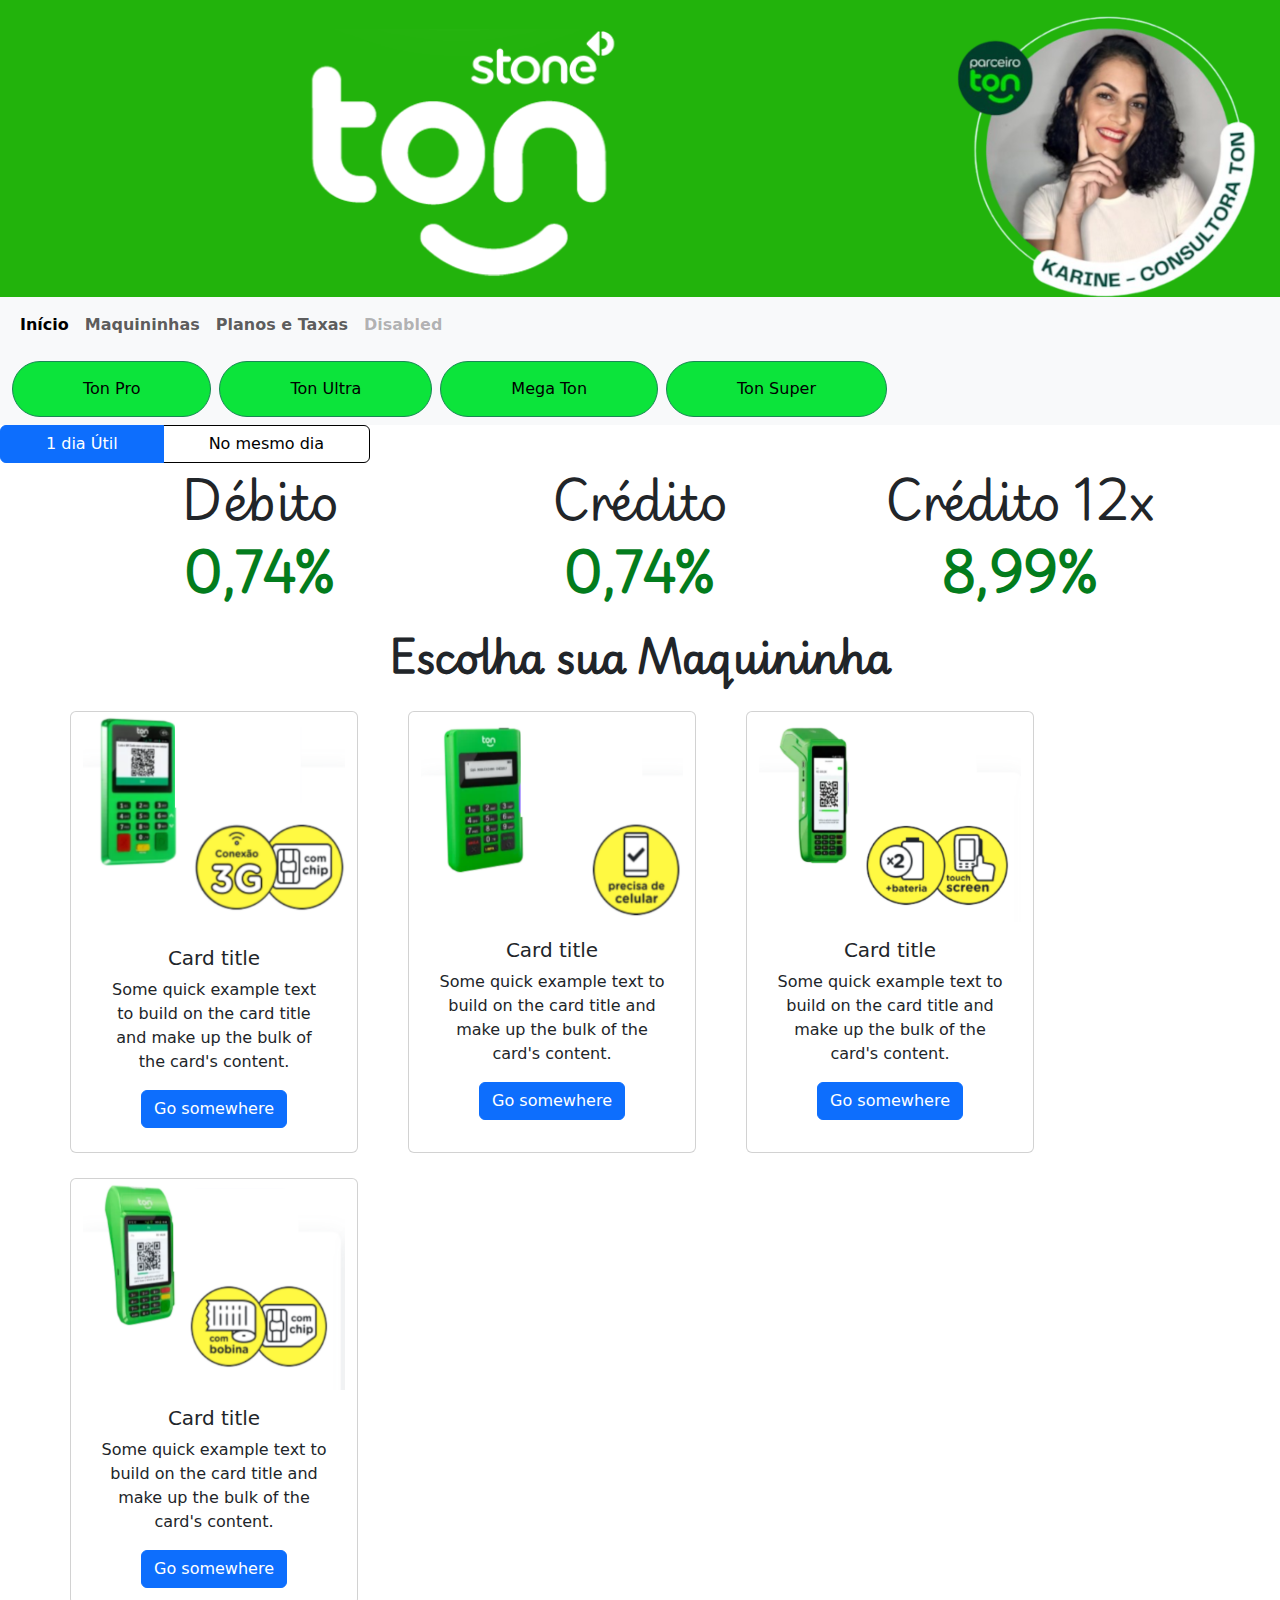
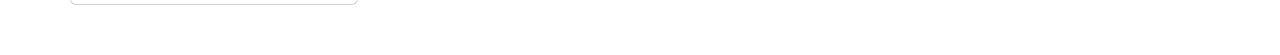
<file: Maquinhas.html>
<!doctype html>
<html lang="pt-br">
  <head>
    <meta charset="utf-8">
    <meta name="viewport" content="width=device-width, initial-scale=1">
    <title>Karine da TON</title>
    <link href="https://cdn.jsdelivr.net/npm/bootstrap@5.3.3/dist/css/bootstrap.min.css" rel="stylesheet" integrity="sha384-QWTKZyjpPEjISv5WaRU9OFeRpok6YctnYmDr5pNlyT2bRjXh0JMhjY6hW+ALEwIH" crossorigin="anonymous">
    <link rel="stylesheet" href="style.css">
  </head>
  <body>
    <header class="img-fluid">
        <picture class="logo-ton">
            <source media="(max-width: 700px )" srcset="Imagens/logo-s-pequeno.png">
            <img src="Imagens/logo-s-p.png" class="img-fluid" alt="Logo ton"></picture>
            
    
            <img src="Imagens/karine-logo01.png" class="img-fluid" alt="...">
  
        
    </header>
    <nav class="navbar navbar-expand-lg bg-body-tertiary">
        <div class="container-fluid">
          <button class="navbar-toggler" type="button" data-bs-toggle="collapse" data-bs-target="#navbarSupportedContent" aria-controls="navbarSupportedContent" aria-expanded="false" aria-label="Toggle navigation">
            <span class="navbar-toggler-icon"></span>
          </button>
          <div class="collapse navbar-collapse" id="navbarSupportedContent">
            <ul class="navbar-nav me-auto mb-2 mb-lg-0">
              <li class="nav-item">
                <a class="nav-link active" aria-current="page" href="index.html">Início</a>
              </li>
              <li class="nav-item">
                <a class="nav-link" href="Maquinhas.html">Maquininhas</a>
              </li>
              <li class="nav-item">
                <a class="nav-link" href="#">Planos e Taxas</a>
              </li>
              <li class="nav-item">
                <a class="nav-link disabled" aria-disabled="true">Disabled</a>
              </li>
            </ul>
            
            
          </div>
        </div>
      </nav>
      <nav class="navbar bg-body-tertiary">
        <form class="container-fluid justify-content-start">
          <button class="btn btn-outline-success me-2" type="button">Ton Pro</button>
          <button class="btn btn-outline-success me-2" type="button">Ton Ultra</button>
          <button class="btn btn-outline-success me-2" type="button">Mega Ton</button>
          <button class="btn btn-outline-success me-2" type="button">Ton Super</button>
          
        </form>
      </nav>
      <div class="btn-group" role="group" aria-label="Basic radio toggle button group">
        
        <input type="radio" class="btn-check" name="btnradio" id="btnradio1" autocomplete="off" checked>
        <label class="btn btn-outline-primary" for="btnradio1">1 dia Útil</label>
      
        <input type="radio" class="btn-check" name="btnradio" id="btnradio2" autocomplete="off">
        <label class="btn btn-outline-primary" for="btnradio2">No mesmo dia </label>
      
        
      </div>
      <div class="container text-center">
        <div class="row">
          <div class="col">
            Débito <br> <span class="span01">0,74%</span>
          </div>
          <div class="col">
            Crédito <br> <span class="span01">0,74%</span>
          </div>
          <div class="col">
            Crédito 12x <br> <span class="span01">8,99%</span>
          </div>
        </div>
      </div>
      <br>
      <h1 id="h1">Escolha sua Maquininha</h1>
      <br>
    <div class="container text-center">
        <div class="row">
        <div class="card" style="width: 18rem;">
            <img src="Imagens/t1 chip.novo.png" class="card-img-top" alt="...">
            <div class="p-2 g-col-6"><div class="card-body">
              <h5 class="card-title">Card title</h5>
              <p class="card-text">Some quick example text to build on the card title and make up the bulk of the card's content.</p>
              <a href="#" class="btn btn-primary">Go somewhere</a>
            </div></div>
          </div>
          <div class="card" style="width: 18rem;">
            <img src="Imagens/t1 ton.novo.png" class="card-img-top" alt="...">
            <div class="card-body">
              <h5 class="card-title">Card title</h5>
              <p class="card-text">Some quick example text to build on the card title and make up the bulk of the card's content.</p>
              <a href="#" class="btn btn-primary">Go somewhere</a>
            </div>
          </div>
          <div class="card" style="width: 18rem;">
            <img src="Imagens/t3 smart.novo.png" class="card-img-top" alt="...">
            <div class="card-body">
              <h5 class="card-title">Card title</h5>
              <p class="card-text">Some quick example text to build on the card title and make up the bulk of the card's content.</p>
              <a href="#" class="btn btn-primary">Go somewhere</a>
            </div>
          </div>
          <div class="card" style="width: 18rem;">
            <img src="Imagens/t3 ton pro.novo.png" class="card-img-top" alt="...">
            <div class="card-body">
              <h5 class="card-title">Card title</h5>
              <p class="card-text">Some quick example text to build on the card title and make up the bulk of the card's content.</p>
              <a href="#" class="btn btn-primary">Go somewhere</a>
            </div>
          </div>
          </div>
          </div>
    
      </body>
      </html>
</file>
<file: style.css>
@charset "utf-8";

*{margin: 0;
padding: 0;}
@font-face 
{
    
    font-family: 'Play';
    src: url(Fonts/PlaywriteGBS-VariableFont_wght.ttf) format('opentype');
    font-weight: normal;
}
@font-face{ font-family: 'ubuntu';
    src: url(Fonts/ubuntu/Ubuntu-Bold.ttf) format('opentype');
    font-weight: normal;}


header{
    display: flex;
     background-color: #22b30c;
     margin-bottom: -20px;
     margin-top: -25px;
     width: 100%;
     height: 100%;
       
     
}   
header picture.logo-ton{width: 100%;
    padding-top: 15px;
    max-width: 350px;
    display: block;
    margin: auto;
   
}   

 
header picture.logo-karine{width: 100%;
    padding-left: 300px;
    max-width: 350px;
    min-width: 100px;   
    display: block;
    margin: auto;
    padding-left: 60px;
    flex-wrap: nowrap;
}
.nav-item{font-weight: bold;
}
.col-6{ border: .5px solid rgb(117, 117, 117);
border-radius: 15px;
margin-top: 25px;

}
.ph1{font-size: 3em;
text-align: center;
margin-top: 100px;
font-family: 'Play', Geneva, Tahoma, sans-serif;
font-weight: bold;
padding-bottom: 25px;
}
span{color: #037c1d;
}
.ph2{font-size: 2.3em;
    text-align: center;
    margin-top: 100px;
    font-family: 'Play', Geneva, Tahoma, sans-serif;
    font-weight: bold;
}



.accordion-header{border: .5px solid rgba(0, 0, 0, 0.295);
    font-family: 'ubuntu', 'Times New Roman', Times, serif;
    font-size: 1.5em;
}

footer{text-align: center;
padding: 35px;
}

.btn-outline-success{padding: 15px 70px 15px 70px;
    border-radius: 35px;
    background-color: #0ce43b;
    color: black;
}

.btn-success{padding: 15px 90px 15px 90px;
border-radius: 35px;
background-color: #0ce43b;
}


.btn-check{padding-left: 45px;
padding-right: 45px;
}

.btn-outline-primary{padding-right: 45px;
padding-left: 45px;
border: 1px solid black;
color: black;
}
.col{ font-family: 'Play', Geneva, Tahoma, sans-serif;
    font-size: 3em;

}

.span01{ color: #037c1d;
font-weight: bold;
text-align: center;
}

.containertext-center{
margin: 15px;}

#h1{text-align: center;
    font-family: 'Play', Geneva, Tahoma, sans-serif;
font-weight: bolder;
}
.card{ margin-right: 50px;
margin-bottom: 25px;
max-width: 100%;}
</file>
